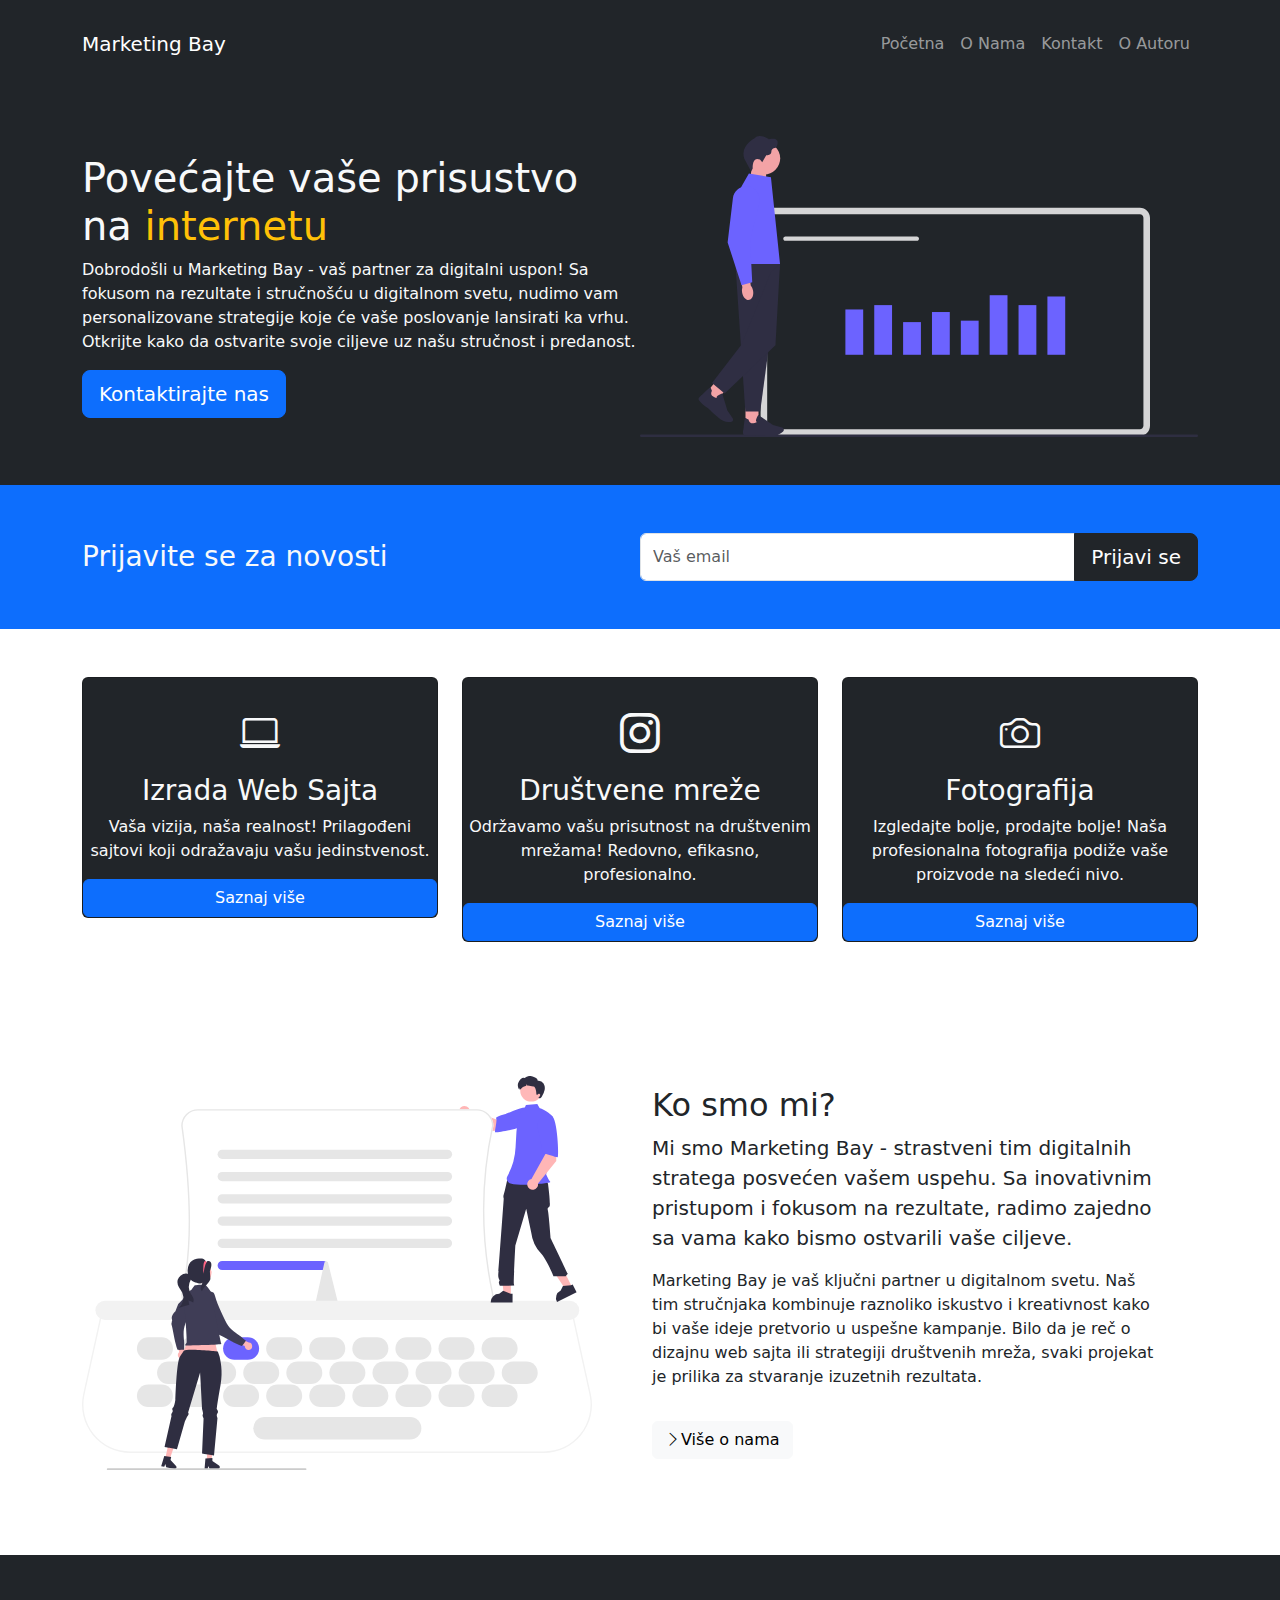
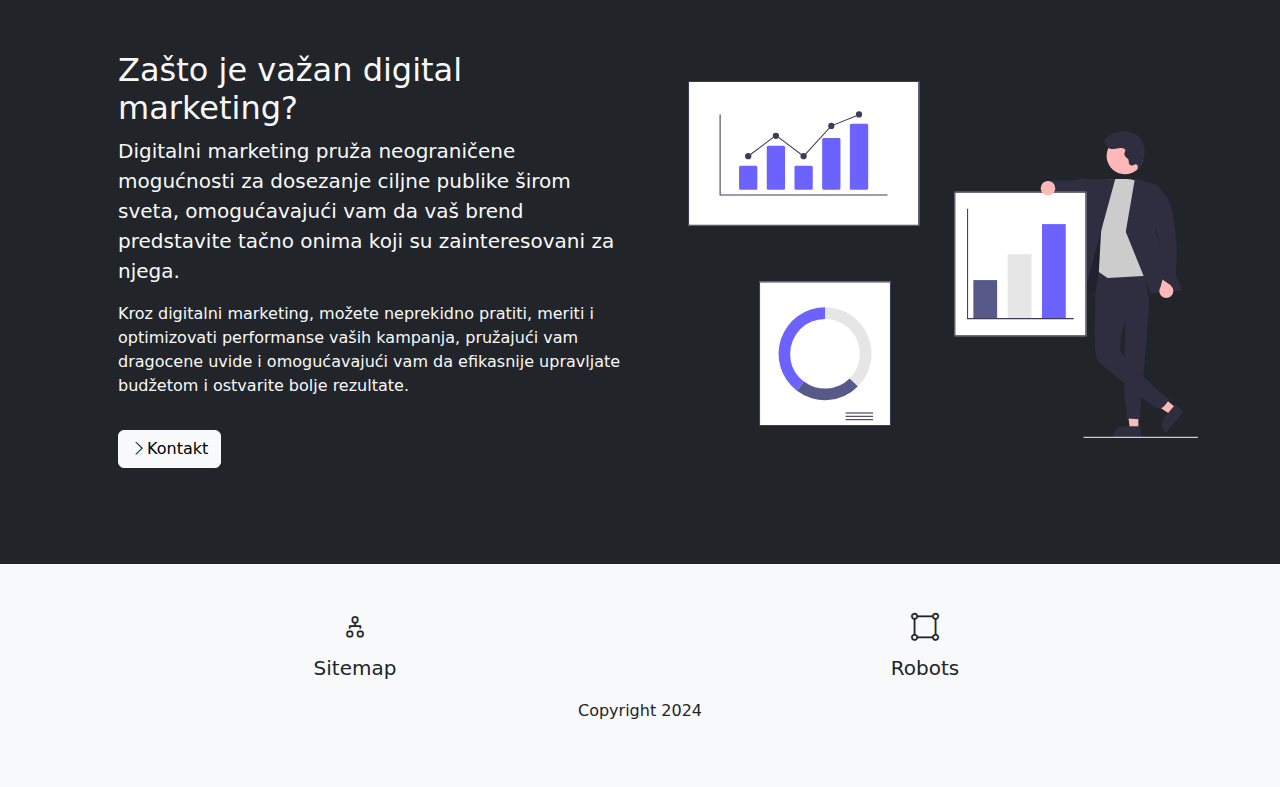
<file: index.html>
<!DOCTYPE html>
<html lang="en">
  <head>
    <meta charset="utf-8">
    <meta name="viewport" content="width=device-width, initial-scale=1">
    <title>Digital Marketing Agencija</title>
    <link rel="icon" href="fav.png"/>
    <link href="https://cdn.jsdelivr.net/npm/bootstrap@5.3.3/dist/css/bootstrap.min.css" rel="stylesheet" integrity="sha384-QWTKZyjpPEjISv5WaRU9OFeRpok6YctnYmDr5pNlyT2bRjXh0JMhjY6hW+ALEwIH" crossorigin="anonymous">
    <!-- Bootstrap ikonice -->
    <link rel="stylesheet" href="https://cdn.jsdelivr.net/npm/bootstrap-icons@1.3.0/font/bootstrap-icons.css">
    <link rel="stylesheet" href="css/style.css"/>
  </head>
  <body>
    <!--Navigacija-->
    <header>
    <nav class="navbar navbar-expand-lg bg-dark navbar-dark py-4">
        <div class="container">
        <a href="#" class="navbar-brand">Marketing Bay</a>

        <button 
        class="navbar-toggler"
        type="button"
        data-bs-toggle="collapse"
        data-bs-target="#navigacija"
        >
        <span class="navbar-toggler-icon"></span>
        </button>

        <div class="collapse navbar-collapse" id="navigacija">
            <ul class="navbar-nav ms-auto">
                <li class="nav-item">
                    <a href="index.html" class="nav-link">Početna</a>
                </li>
                <li class="nav-item">
                    <a href="onama.html" class="nav-link">O Nama</a>
                </li>
                <li class="nav-item">
                    <a href="kontakt.html" class="nav-link">Kontakt</a>
                </li>
                <li class="nav-item">
                    <a href="autor.html" class="nav-link">O Autoru</a>
                </li>
            </ul>
        </div>


    </div>

    </nav>
</header>

    <!--Hero sekcija-->
    <section class="bg-dark text-light p-5 text-center text-sm-start">
        <div class="container">
            <div class="d-sm-flex align-items-center justify-content-between">
                <div>
                    <h1>Povećajte vaše prisustvo na <span class="text-warning">internetu</span></h1>
                    <p>Dobrodošli u Marketing Bay - vaš partner za digitalni uspon! Sa fokusom na rezultate i stručnošću u digitalnom svetu, nudimo vam personalizovane strategije koje će vaše poslovanje lansirati ka vrhu. Otkrijte kako da ostvarite svoje ciljeve uz našu stručnost i predanost.</p>
                    <button class="btn btn-primary btn-lg" data-bs-toggle="modal" data-bs-target="#kontaktmodal">Kontaktirajte nas</button>
                </div>

                <img class="img-fluid w-50 d-none d-sm-block" src="img/heroslika.svg" alt="Ilustracija covek pored ekrana">
            </div>
        </div>
    </section>

    <!--Newsletter plava-->
    <section class="bg-primary text-light p-5">
        <div class="container">
            <div class="d-md-flex justify-content-between align-items-center">
                <h3 class="mb-3 mb-md-0">Prijavite se za novosti</h3>
                <div class="input-group novosti">
                    <input type="text" class="form-control" placeholder="Vaš email">
                    <button class="btn btn-dark btn-lg" type="button" id="button-addon2">Prijavi se</button>
                  </div>
            </div>
        </div>
    </section>

    <!--Kartice-->
    <section class="p-5">
        <div class="container">
            <div class="row text-center g-4">
                <div class="col-md">
                    <div class="card bg-dark text-light">
                        <div class="card-body text-center"></div>
                        <div class="h1 mb-3">
                        <i class="bi bi-laptop"></i>
                    </div>
                    <h3 class="card-title">
                        Izrada Web Sajta
                    </h3>
                    <p class="card-text">
                        Vaša vizija, naša realnost! Prilagođeni sajtovi koji odražavaju vašu jedinstvenost.
                    </p>
                    <a href="kontakt.html" class="btn btn-primary">Saznaj više</a>
                    </div>
                </div>
                <div class="col-md">
                    <div class="col-md">
                        <div class="card bg-dark text-light">
                            <div class="card-body text-center"></div>
                            <div class="h1 mb-3">
                            <i class="bi bi-instagram"></i>
                        </div>
                        <h3 class="card-title">
                            Društvene mreže
                        </h3>
                        <p class="card-text">
                            Održavamo vašu prisutnost na društvenim mrežama! Redovno, efikasno, profesionalno.
                        </p>
                        <a href="kontakt.html" class="btn btn-primary">Saznaj više</a>
                        </div>
                    </div>
                    
                </div>
                <div class="col-md">
                    <div class="col-md">
                        <div class="card bg-dark text-light">
                            <div class="card-body text-center"></div>
                            <div class="h1 mb-3">
                            <i class="bi bi-camera"></i>
                        </div>
                        <h3 class="card-title">
                            Fotografija
                        </h3>
                        <p class="card-text">
                            Izgledajte bolje, prodajte bolje! Naša profesionalna fotografija podiže vaše proizvode na sledeći nivo.
                        </p>
                        <a href="kontakt.html" class="btn btn-primary">Saznaj više</a>
                        </div>
                    </div>
                    
                </div>
            </div>
        </div>
    </section>

    <!--O nama-->
    <section class="p-5">
        <div class="container">
            <div class="row align-items-center justify-content-between">

                <div class="col-md">
                    <img src="img/onama.svg" class="img-fluid" alt="Ilustracija">
                </div>

                <div class="col-md p-5">
                    <h2>Ko smo mi?</h2>
                    <p class="lead">
                        Mi smo Marketing Bay - strastveni tim digitalnih stratega posvećen vašem uspehu. Sa inovativnim pristupom i fokusom na rezultate, radimo zajedno sa vama kako bismo ostvarili vaše ciljeve.
                    </p>
                    <p>
                        Marketing Bay je vaš ključni partner u digitalnom svetu. Naš tim stručnjaka kombinuje raznoliko iskustvo i kreativnost kako bi vaše ideje pretvorio u uspešne kampanje. 
                        Bilo da je reč o dizajnu web sajta ili strategiji društvenih mreža, svaki projekat je 
                        prilika za stvaranje izuzetnih rezultata. 
                    </p>
                    <a href="onama.html" class="btn btn-light mt-3">
                        <i class="bi bi-chevron-right"></i>Više o nama
                    </a>
                </div>

            </div>
        </div>
    </section>

    <!--Poslednja sekcija home-->
    <section class="p-5 bg-dark text-light">
        <div class="container">
            <div class="row align-items-center justify-content-between">

                

                <div class="col-md p-5">
                    <h2>Zašto je važan digital marketing?</h2>
                    <p class="lead">
                        Digitalni marketing pruža neograničene mogućnosti za dosezanje ciljne publike širom sveta, omogućavajući vam da vaš brend predstavite tačno onima koji su zainteresovani za njega.
                    </p>
                    <p>
                        Kroz digitalni marketing, možete neprekidno pratiti, meriti i optimizovati performanse vaših kampanja, pružajući vam dragocene uvide i omogućavajući vam da efikasnije upravljate budžetom i ostvarite bolje rezultate.

                    </p>
                    <a href="kontakt.html" class="btn btn-light mt-3">
                        <i class="bi bi-chevron-right"></i>Kontakt
                    </a>
                </div>
                <div class="col-md">
                    <img src="img/digitalmarketing.svg" class="img-fluid" alt="Ilustracija">
                </div>

            </div>
        </div>
    </section>


    <!--Footer-->

    <footer class="p-5 bg-light text-center">
        <div class="container">
            <div class="row">
                <div class="col-md">
                    <div class="h3"><a href="sitemap.xml"><i class="bi bi-diagram-2"></i></div><p class="lead">Sitemap</p></a>
                </div>
                <div class="col-md">
                    <div class="h3"><a href="robots.txt"><i class="bi bi-bounding-box-circles"></i></div><p class="lead">Robots</p></a>
                </div>
            </div>
            <div class="row text-center">
                <div class="col-md">
                    <p>Copyright 2024</p>
                </div>
            </div>
            
            
        </div>
    </footer>

    <!--Modal-->
    <div class="modal fade" id="kontaktmodal" tabindex="-1" aria-labelledby="kontaktmodalLabel" aria-hidden="true">
        <div class="modal-dialog">
          <div class="modal-content">
            <div class="modal-header">
              <h1 class="modal-title fs-5" id="kontaktmodalLabel">Nova poruka</h1>
              <button type="button" class="btn-close" data-bs-dismiss="modal" aria-label="Close"></button>
            </div>
            <div class="modal-body">
              <form>
                <div class="mb-3">
                  <label for="recipient-name" class="col-form-label">Vas email:</label>
                  <input type="text" class="form-control" id="recipient-name">
                </div>
                <div class="mb-3">
                  <label for="message-text" class="col-form-label">Poruka:</label>
                  <textarea class="form-control" id="message-text"></textarea>
                </div>
              </form>
            </div>
            <div class="modal-footer">
              <button type="button" class="btn btn-secondary" data-bs-dismiss="modal">Zatvori</button>
              <button type="button" class="btn btn-primary">Pošalji poruku</button>
            </div>
          </div>
        </div>
      </div>

    <script src="https://cdn.jsdelivr.net/npm/bootstrap@5.3.3/dist/js/bootstrap.bundle.min.js" integrity="sha384-YvpcrYf0tY3lHB60NNkmXc5s9fDVZLESaAA55NDzOxhy9GkcIdslK1eN7N6jIeHz" crossorigin="anonymous"></script>
  </body>
</html>
</file>
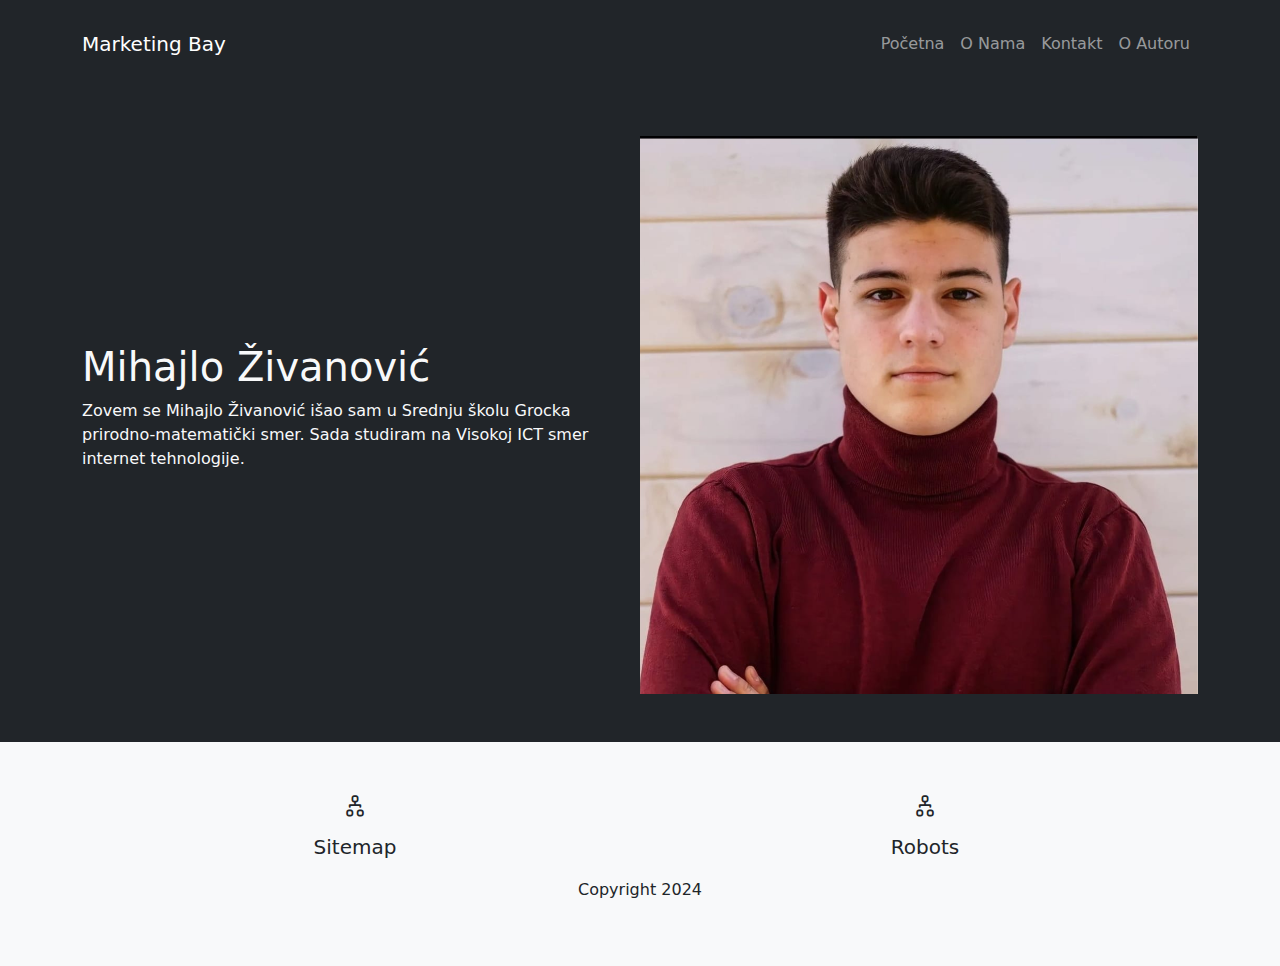
<file: autor.html>
<!DOCTYPE html>
<html lang="en">
  <head>
    <meta charset="utf-8">
    <meta name="viewport" content="width=device-width, initial-scale=1">
    <title>Digital Marketing Agencija</title>
    <link rel="icon" href="fav.png"/>
    <link href="https://cdn.jsdelivr.net/npm/bootstrap@5.3.3/dist/css/bootstrap.min.css" rel="stylesheet" integrity="sha384-QWTKZyjpPEjISv5WaRU9OFeRpok6YctnYmDr5pNlyT2bRjXh0JMhjY6hW+ALEwIH" crossorigin="anonymous">
    <!-- Bootstrap ikonice -->
    <link rel="stylesheet" href="https://cdn.jsdelivr.net/npm/bootstrap-icons@1.3.0/font/bootstrap-icons.css">
    <link rel="stylesheet" href="css/style.css"/>
  </head>
  <body>
    <!--Navigacija-->
    <header>
        <nav class="navbar navbar-expand-lg bg-dark navbar-dark py-4">
            <div class="container">
            <a href="#" class="navbar-brand">Marketing Bay</a>
    
            <button 
            class="navbar-toggler"
            type="button"
            data-bs-toggle="collapse"
            data-bs-target="#navigacija"
            >
            <span class="navbar-toggler-icon"></span>
            </button>
    
            <div class="collapse navbar-collapse" id="navigacija">
                <ul class="navbar-nav ms-auto">
                    <li class="nav-item">
                        <a href="index.html" class="nav-link">Početna</a>
                    </li>
                    <li class="nav-item">
                        <a href="onama.html" class="nav-link">O Nama</a>
                    </li>
                    <li class="nav-item">
                        <a href="kontakt.html" class="nav-link">Kontakt</a>
                    </li>
                    <li class="nav-item">
                        <a href="autor.html" class="nav-link">O Autoru</a>
                    </li>
                </ul>
            </div>
    
    
        </div>
    
        </nav>
    </header>

    <!--Hero sekcija-->
    <section class="bg-dark text-light p-5 text-center text-sm-start">
        <div class="container">
            <div class="d-sm-flex align-items-center justify-content-between">
                <div>
                    <h1>Mihajlo Živanović</h1>
                    <p>Zovem se Mihajlo Živanović išao sam u Srednju školu Grocka prirodno-matematički smer. Sada studiram na Visokoj ICT smer internet tehnologije.</p>
                </div>

                <img class="img-fluid w-50 d-none d-sm-block" src="img/ja.png" alt="Ilustracija covek pored ekrana">
            </div>
        </div>
    </section>

    <!--Footer-->

    <footer class="p-5 bg-light text-center">
        <div class="container">
            <div class="row">
                <div class="col-md">
                    <div class="h3"><a href="sitemap.xml"><i class="bi bi-diagram-2"></i></div><p class="lead">Sitemap</p></a>
                </div>
                <div class="col-md">
                    <div class="h3"><a href="robots.xml"><i class="bi bi-diagram-2"></i></div><p class="lead">Robots</p></a>
                </div>
            </div>
            <div class="row text-center">
                <div class="col-md">
                    <p>Copyright 2024</p>
                </div>
            </div>
            
            
        </div>
    </footer>

    <script src="https://cdn.jsdelivr.net/npm/bootstrap@5.3.3/dist/js/bootstrap.bundle.min.js" integrity="sha384-YvpcrYf0tY3lHB60NNkmXc5s9fDVZLESaAA55NDzOxhy9GkcIdslK1eN7N6jIeHz" crossorigin="anonymous"></script>
    </body>
</file>
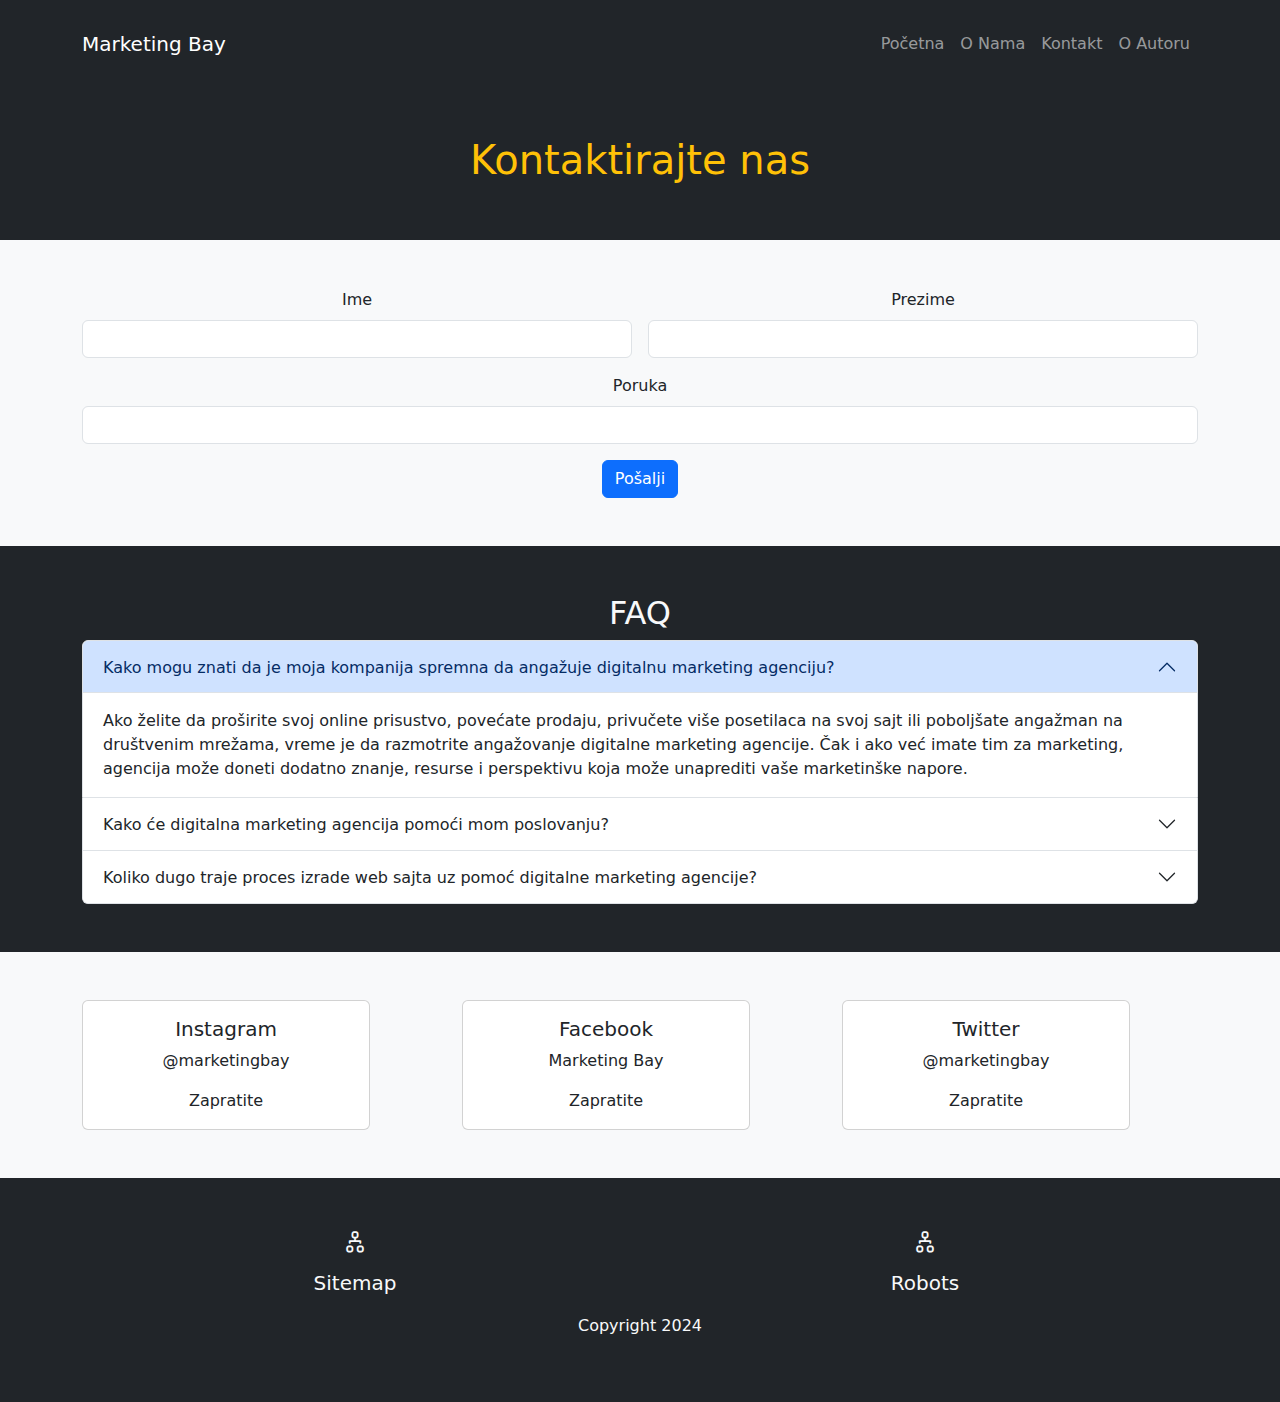
<file: kontakt.html>
<!DOCTYPE html>
<html lang="en">
<head>
    <meta charset="utf-8">
    <meta name="viewport" content="width=device-width, initial-scale=1">
    <title>Digital Marketing Agencija</title>
    <link rel="icon" href="fav.png"/>
    <link href="https://cdn.jsdelivr.net/npm/bootstrap@5.3.3/dist/css/bootstrap.min.css" rel="stylesheet" integrity="sha384-QWTKZyjpPEjISv5WaRU9OFeRpok6YctnYmDr5pNlyT2bRjXh0JMhjY6hW+ALEwIH" crossorigin="anonymous">
    <!-- Bootstrap ikonice -->
    <link rel="stylesheet" href="https://cdn.jsdelivr.net/npm/bootstrap-icons@1.3.0/font/bootstrap-icons.css">
    <link rel="stylesheet" href="css/style.css"/>
</head>
<body>
    <!--Navigacija-->
    <header>
        <nav class="navbar navbar-expand-lg bg-dark navbar-dark py-4">
            <div class="container">
            <a href="#" class="navbar-brand">Marketing Bay</a>
    
            <button 
            class="navbar-toggler"
            type="button"
            data-bs-toggle="collapse"
            data-bs-target="#navigacija"
            >
            <span class="navbar-toggler-icon"></span>
            </button>
    
            <div class="collapse navbar-collapse" id="navigacija">
                <ul class="navbar-nav ms-auto">
                    <li class="nav-item">
                        <a href="index.html" class="nav-link">Početna</a>
                    </li>
                    <li class="nav-item">
                        <a href="onama.html" class="nav-link">O Nama</a>
                    </li>
                    <li class="nav-item">
                        <a href="kontakt.html" class="nav-link">Kontakt</a>
                    </li>
                    <li class="nav-item">
                        <a href="autor.html" class="nav-link">O Autoru</a>
                    </li>
                </ul>
            </div>
    
    
        </div>
    
        </nav>
    </header>

    <!--Prva sekcija naslov-->

    <section class="bg-dark text-light p-5">
        <div class="container">
            <h1 class="text-center"><span class="text-warning">Kontaktirajte nas</span></h1>
        </div>
    </section>

    <!--Kontakt-->
    <section class="bg-light p-5">
        <div class="container">
            <form class="row g-3 text-center">
                <div class="col-md-6">
                  <label for="inputEmail4" class="form-label">Ime</label>
                  <input type="email" class="form-control" id="inputEmail4">
                </div>
                <div class="col-md-6">
                  <label for="inputPassword4" class="form-label">Prezime</label>
                  <input type="password" class="form-control" id="inputPassword4">
                </div>
                <div class="col-12 ">
                  <label for="inputAddress" class="form-label inputlg">Poruka</label>
                  <input type="text" class="form-control inputlg" id="inputAddress" >
                </div>
                
                <div class="col-12">
                  <button type="submit" class="btn btn-primary text-center">Pošalji</button>
                </div>
              </form>
        </div>
    </section>

    <!--FAQ-->
    <section class="bg-dark p-5">
        <div class="container">
            <h2 class="text-light text-center">FAQ</h2>
            <div class="accordion" id="accordionExample">
                <div class="accordion-item">
                  <h2 class="accordion-header">
                    <button class="accordion-button" type="button" data-bs-toggle="collapse" data-bs-target="#collapseOne" aria-expanded="true" aria-controls="collapseOne">
                        Kako mogu znati da je moja kompanija spremna da angažuje digitalnu marketing agenciju?
                    </button>
                  </h2>
                  <div id="collapseOne" class="accordion-collapse collapse show" data-bs-parent="#accordionExample">
                    <div class="accordion-body">
                        Ako želite da proširite svoj online prisustvo, povećate prodaju, privučete više posetilaca na svoj sajt ili poboljšate angažman na društvenim mrežama, vreme je da razmotrite angažovanje digitalne marketing agencije. Čak i ako već imate tim za marketing, agencija može doneti dodatno znanje, resurse i perspektivu koja može unaprediti vaše marketinške napore.                    </div>
                  </div>
                </div>
                <div class="accordion-item">
                  <h2 class="accordion-header">
                    <button class="accordion-button collapsed" type="button" data-bs-toggle="collapse" data-bs-target="#collapseTwo" aria-expanded="false" aria-controls="collapseTwo">
                        Kako će digitalna marketing agencija pomoći mom poslovanju?
                    </button>
                  </h2>
                  <div id="collapseTwo" class="accordion-collapse collapse" data-bs-parent="#accordionExample">
                    <div class="accordion-body">
                        Digital marketing agencija Marketing Bay će vam pomoći da identifikujete i dosegnete vašu ciljnu publiku putem različitih digitalnih kanala kao što su web sajtovi, društvene mreže, e-pošta i pretraživački marketing. Kroz strateško planiranje, kreativne kampanje i analizu rezultata, agencija će vam pomoći da ostvarite merljive rezultate i unapredite svoje poslovanje online.                    </div>
                  </div>
                </div>
                <div class="accordion-item">
                  <h2 class="accordion-header">
                    <button class="accordion-button collapsed" type="button" data-bs-toggle="collapse" data-bs-target="#collapseThree" aria-expanded="false" aria-controls="collapseThree">
                        Koliko dugo traje proces izrade web sajta uz pomoć digitalne marketing agencije?
                    </button>
                  </h2>
                  <div id="collapseThree" class="accordion-collapse collapse" data-bs-parent="#accordionExample">
                    <div class="accordion-body">
                        Trajanje procesa izrade web sajta zavisi od različitih faktora, uključujući složenost projekta, obim sadržaja, potrebne funkcionalnosti i brzinu odziva klijenta na povratne informacije. Uobičajeno je da proces izrade web sajta traje između nekoliko nedelja do nekoliko meseci, u zavisnosti od specifičnih zahteva i prioriteta projekta. Digitalna marketing agencija će raditi sa vama kako bi osigurala da proces bude što efikasniji i da krajnji rezultat odgovara vašim ciljevima i očekivanjima.                    </div>
                  </div>
                </div>
              </div>
        </div>
    </section>
    
    <section class="bg-light p-5">
        <div class="container">
            <div class="row text-center g-4 align-items-center justify-content-between">
                <div class="col-md">
                    <div class="card" style="width: 18rem;">
                        <div class="card-body">
                          <h5 class="card-title">Instagram</h5>
                          <p class="card-text">@marketingbay</p>
                          <a href="#" class="card-link">Zapratite</a>
                        </div>
                      </div>
                </div>
                <div class="col-md">
                    <div class="card" style="width: 18rem;">
                        <div class="card-body">
                          <h5 class="card-title">Facebook</h5>
                          <p class="card-text">Marketing Bay</p>
                          <a href="#" class="card-link">Zapratite</a>
                        </div>
                      </div>
                </div>
                <div class="col-md">
                    <div class="card" style="width: 18rem;">
                        <div class="card-body">
                          <h5 class="card-title">Twitter</h5>
                          <p class="card-text">@marketingbay</p>
                          <a href="#" class="card-link">Zapratite</a>
                        </div>
                      </div>
                </div>
            </div>
        </div>
    </div>
    </section>

    <!--Footer-->
    <footer class="p-5 bg-dark text-light text-center">
        <div class="container">
            <div class="row ">
                <div class="col-md">
                    <div class="h3"><a href="sitemap.xml"><i class="bi bi-diagram-2"></i></div><p class="lead">Sitemap</p></a>
                </div>
                <div class="col-md">
                    <div class="h3"><a href="robots.xml"><i class="bi bi-diagram-2"></i></div><p class="lead">Robots</p></a>
                </div>
            </div>
            <div class="row text-center">
                <div class="col-md">
                    <p>Copyright 2024</p>
                </div>
            </div>
            
            
        </div>
    </footer>
  



    <script src="https://cdn.jsdelivr.net/npm/bootstrap@5.3.3/dist/js/bootstrap.bundle.min.js" integrity="sha384-YvpcrYf0tY3lHB60NNkmXc5s9fDVZLESaAA55NDzOxhy9GkcIdslK1eN7N6jIeHz" crossorigin="anonymous"></script>
</body>
</html>
</file>
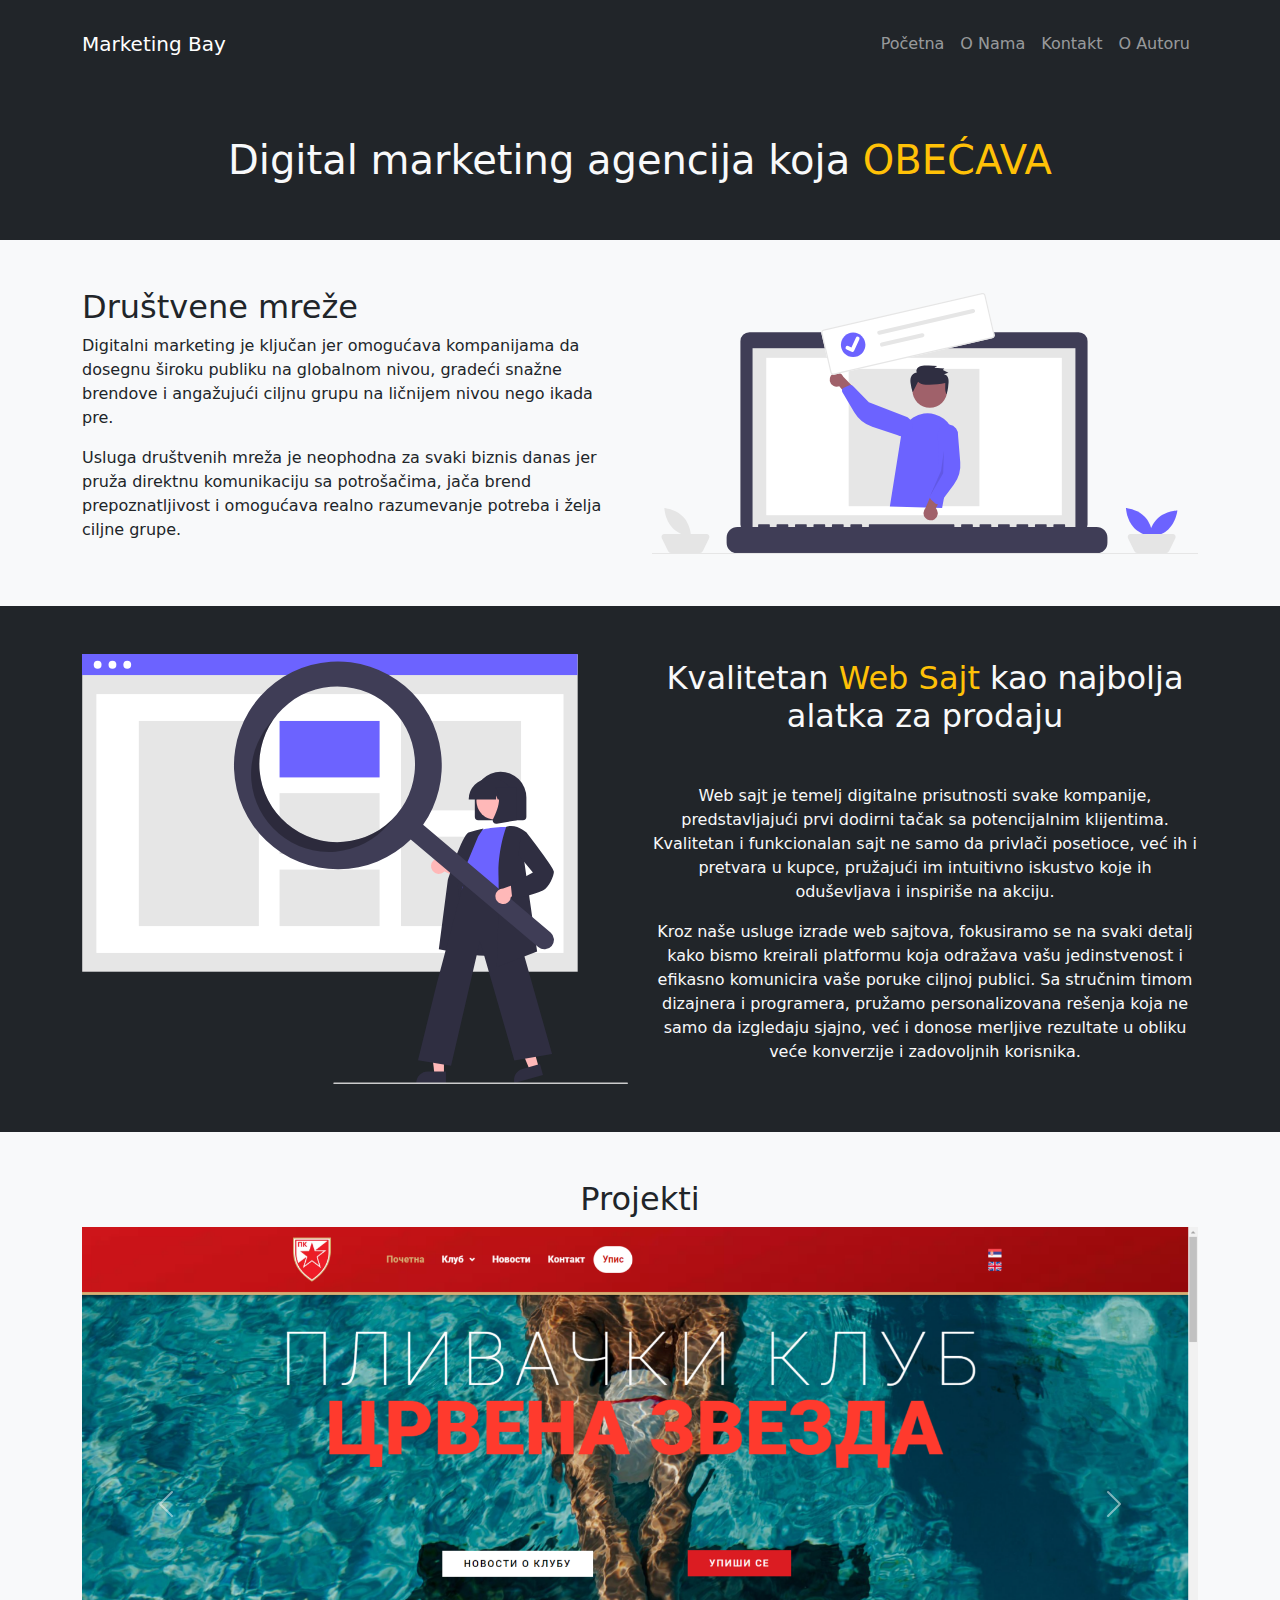
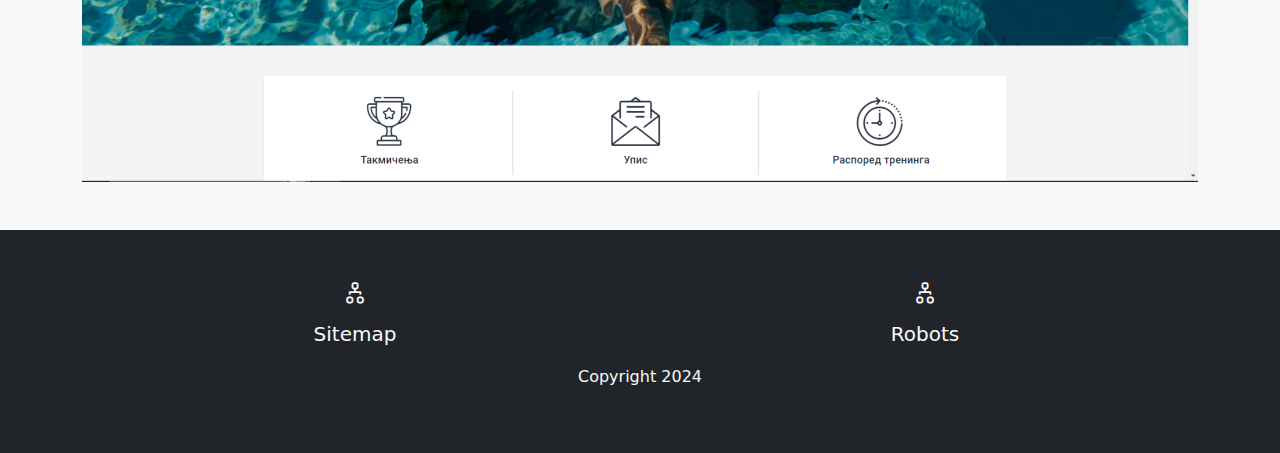
<file: onama.html>
<!DOCTYPE html>
<html lang="en">
<head>
    <meta charset="utf-8">
    <meta name="viewport" content="width=device-width, initial-scale=1">
    <title>Digital Marketing Agencija</title>
    <link rel="icon" href="fav.png"/>
    <link href="https://cdn.jsdelivr.net/npm/bootstrap@5.3.3/dist/css/bootstrap.min.css" rel="stylesheet" integrity="sha384-QWTKZyjpPEjISv5WaRU9OFeRpok6YctnYmDr5pNlyT2bRjXh0JMhjY6hW+ALEwIH" crossorigin="anonymous">
    <!-- Bootstrap ikonice -->
    <link rel="stylesheet" href="https://cdn.jsdelivr.net/npm/bootstrap-icons@1.3.0/font/bootstrap-icons.css">
    <link rel="stylesheet" href="css/style.css"/>
</head>
<body>
    <!--Navigacija-->
    <header>
        <nav class="navbar navbar-expand-lg bg-dark navbar-dark py-4">
            <div class="container">
            <a href="#" class="navbar-brand">Marketing Bay</a>
    
            <button 
            class="navbar-toggler"
            type="button"
            data-bs-toggle="collapse"
            data-bs-target="#navigacija"
            >
            <span class="navbar-toggler-icon"></span>
            </button>
    
            <div class="collapse navbar-collapse" id="navigacija">
                <ul class="navbar-nav ms-auto">
                    <li class="nav-item">
                        <a href="index.html" class="nav-link">Početna</a>
                    </li>
                    <li class="nav-item">
                        <a href="onama.html" class="nav-link">O Nama</a>
                    </li>
                    <li class="nav-item">
                        <a href="kontakt.html" class="nav-link">Kontakt</a>
                    </li>
                    <li class="nav-item">
                        <a href="autor.html" class="nav-link">O Autoru</a>
                    </li>
                </ul>
            </div>
    
    
        </div>
    
        </nav>
    </header>

    <!--Hero-->
    <section class="bg-dark text-light p-5 text-center text-sm-start">
        <div class="container">
            <div class="d-sm-flex align-items-center justify-content-center text-center">
                <div class="text-center">
                    <h1>Digital marketing agencija koja <span class="text-warning">OBEĆAVA</span></h1>
        </div>
    </section>
    
    <!--Drustvene mreze-->

    <section class="bg-light p-5">
        <div class="container">
            <div class="row d-sm-flex align-items-center">
                <div class="col-md">
            <h2>Društvene mreže</h2>
            <p>Digitalni marketing je ključan jer omogućava kompanijama da dosegnu široku publiku na globalnom nivou, gradeći snažne brendove i angažujući ciljnu grupu na ličnijem nivou nego ikada pre.
            </p>
            <p>Usluga društvenih mreža je neophodna za svaki biznis danas jer pruža direktnu komunikaciju sa potrošačima, jača brend prepoznatljivost i omogućava realno razumevanje potreba i želja ciljne grupe.
            </p>
        </div>
        <div class="col-md">
            <img class="img-fluid" src="img/onamadrustvene.svg" alt="Ilustracija">
        </div>
        </div>
        </div>
    </section>

    <!--Web dev-->

    <section class="bg-dark text-light p-5">
        <div class="container">
            <div class="row d-sm-flex align-items-center justify-content-between">
                <div class="col-md">
                    <img class="img-fluid" src="img/sajt2.svg" alt="Ilustracija sajta">
                </div>
                <div class="col-md text-center">
                    <h2 class="mb-5">Kvalitetan <span class="text-warning"> Web Sajt</span> kao najbolja alatka za prodaju</h2>
                    <p>Web sajt je temelj digitalne prisutnosti svake kompanije, predstavljajući prvi dodirni tačak sa potencijalnim klijentima. Kvalitetan i funkcionalan sajt ne samo da privlači posetioce, već ih i pretvara u kupce, pružajući im intuitivno iskustvo koje ih oduševljava i inspiriše na akciju.</p>
                    <p>Kroz naše usluge izrade web sajtova, fokusiramo se na svaki detalj kako bismo kreirali platformu koja odražava vašu jedinstvenost i efikasno komunicira vaše poruke ciljnoj publici. Sa stručnim timom dizajnera i programera, pružamo personalizovana rešenja koja ne samo da izgledaju sjajno, već i donose merljive rezultate u obliku veće konverzije i zadovoljnih korisnika.</p>
                </div>
            </div>
        </div>
    </section>

    <!--Projekti-->

    <section class="bg-light p-5">
        <div class="container">
            <h2 class="text-center">Projekti</h2>
            <div id="projekti" class="carousel slide">
                <div class="carousel-inner">
                  <div class="carousel-item active">
                    <img src="img/zvezda.png" class="d-block w-100" alt="...">
                  </div>
                  <div class="carousel-item">
                    <img src="img/elektromv.png" class="d-block w-100" alt="...">
                  </div>
                  <div class="carousel-item">
                    <img src="img/datanote.png" class="d-block w-100" alt="...">
                  </div>
                </div>
                <button class="carousel-control-prev" type="button" data-bs-target="#projekti" data-bs-slide="prev">
                  <span class="carousel-control-prev-icon" aria-hidden="true"></span>
                  <span class="visually-hidden">Previous</span>
                </button>
                <button class="carousel-control-next" type="button" data-bs-target="#projekti" data-bs-slide="next">
                  <span class="carousel-control-next-icon" aria-hidden="true"></span>
                  <span class="visually-hidden">Next</span>
                </button>
              </div>
        </div>
    </section>


    <!--Footer-->
    <footer class="p-5 bg-dark text-light text-center">
        <div class="container">
            <div class="row">
                <div class="col-md">
                    <div class="h3"><a href="sitemap.xml"><i class="bi bi-diagram-2"></i></div><p class="lead">Sitemap</p></a>
                </div>
                <div class="col-md">
                    <div class="h3"><a href="robots.xml"><i class="bi bi-diagram-2"></i></div><p class="lead">Robots</p></a>
                </div>
            </div>
            <div class="row text-center">
                <div class="col-md">
                    <p>Copyright 2024</p>
                </div>
            </div>
            
            
        </div>
    </footer>



    <script src="https://cdn.jsdelivr.net/npm/bootstrap@5.3.3/dist/js/bootstrap.bundle.min.js" integrity="sha384-YvpcrYf0tY3lHB60NNkmXc5s9fDVZLESaAA55NDzOxhy9GkcIdslK1eN7N6jIeHz" crossorigin="anonymous"></script>
</body>
</html>
</file>
<file: css/style.css>
@media (min-width: 768px) {
    .novosti{
        width: 50%;
    }
}

a{
    text-decoration: none;
    color: inherit;
}
</file>
